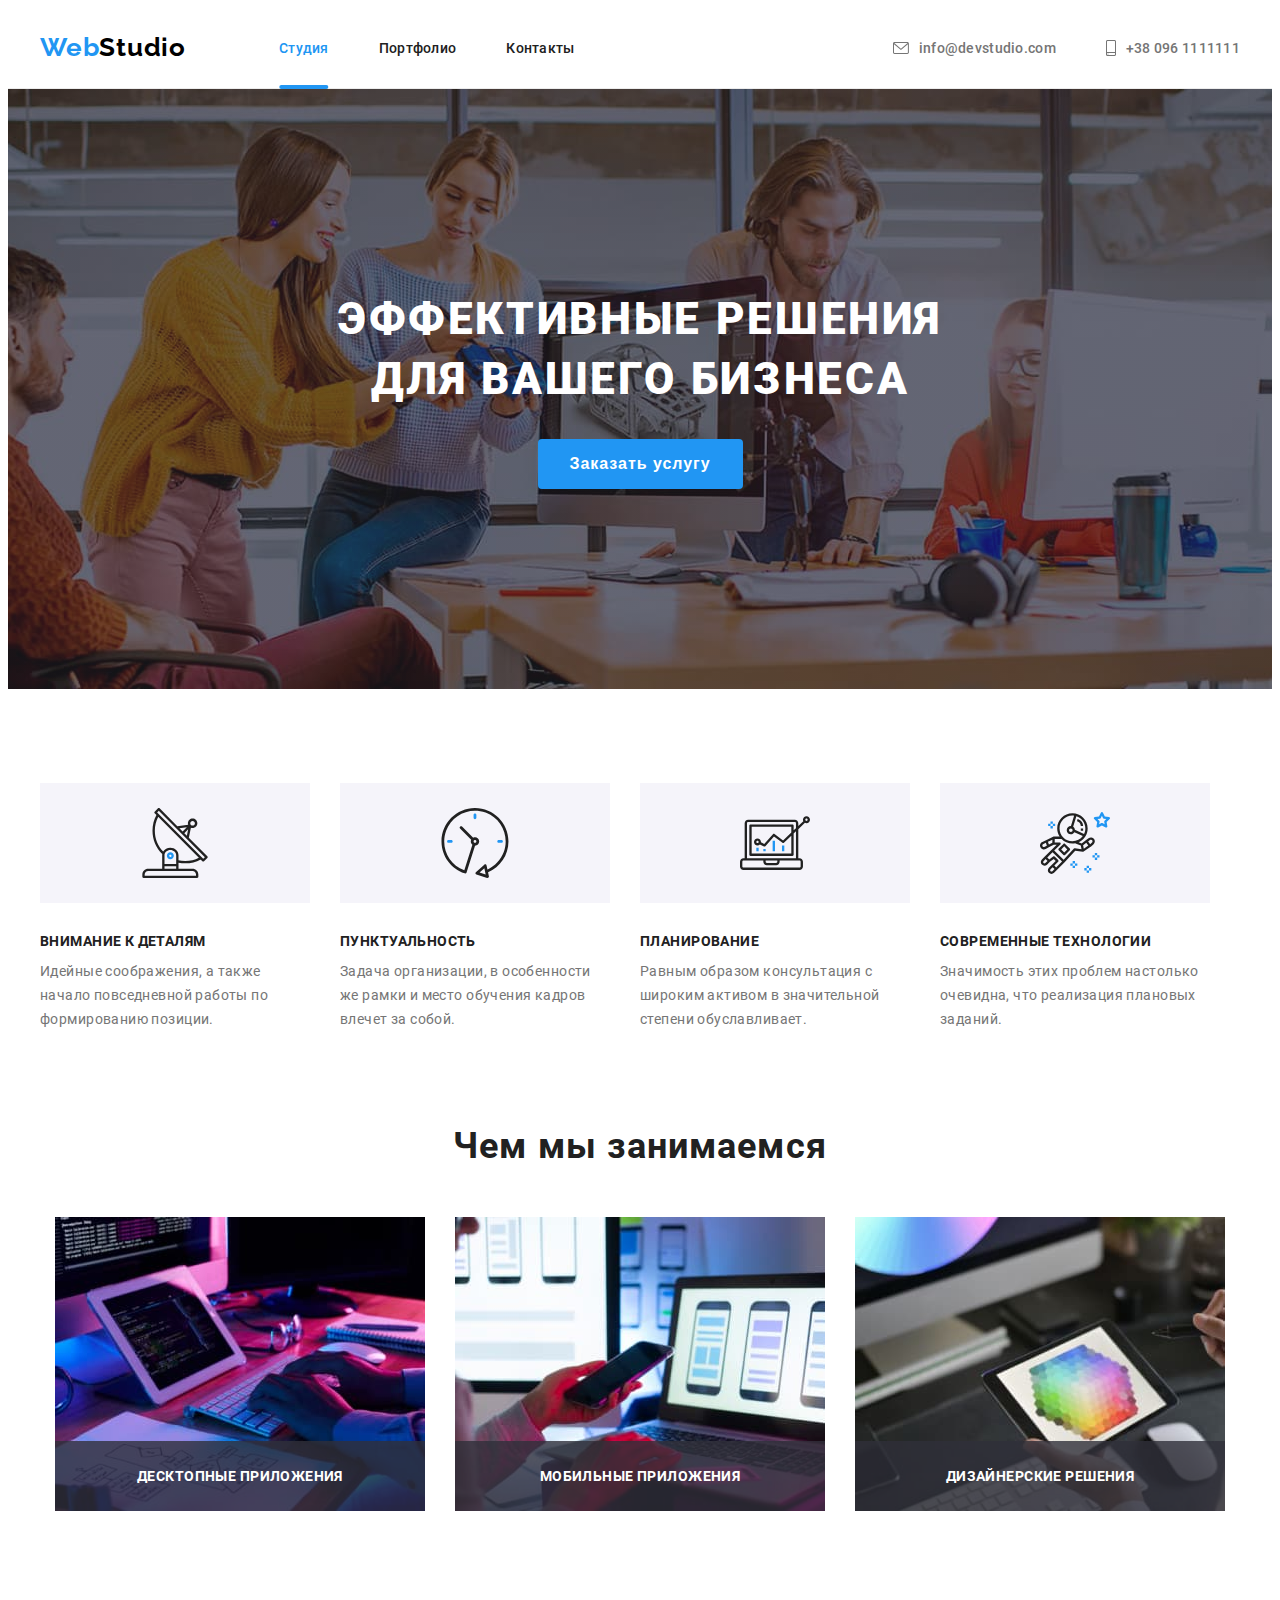
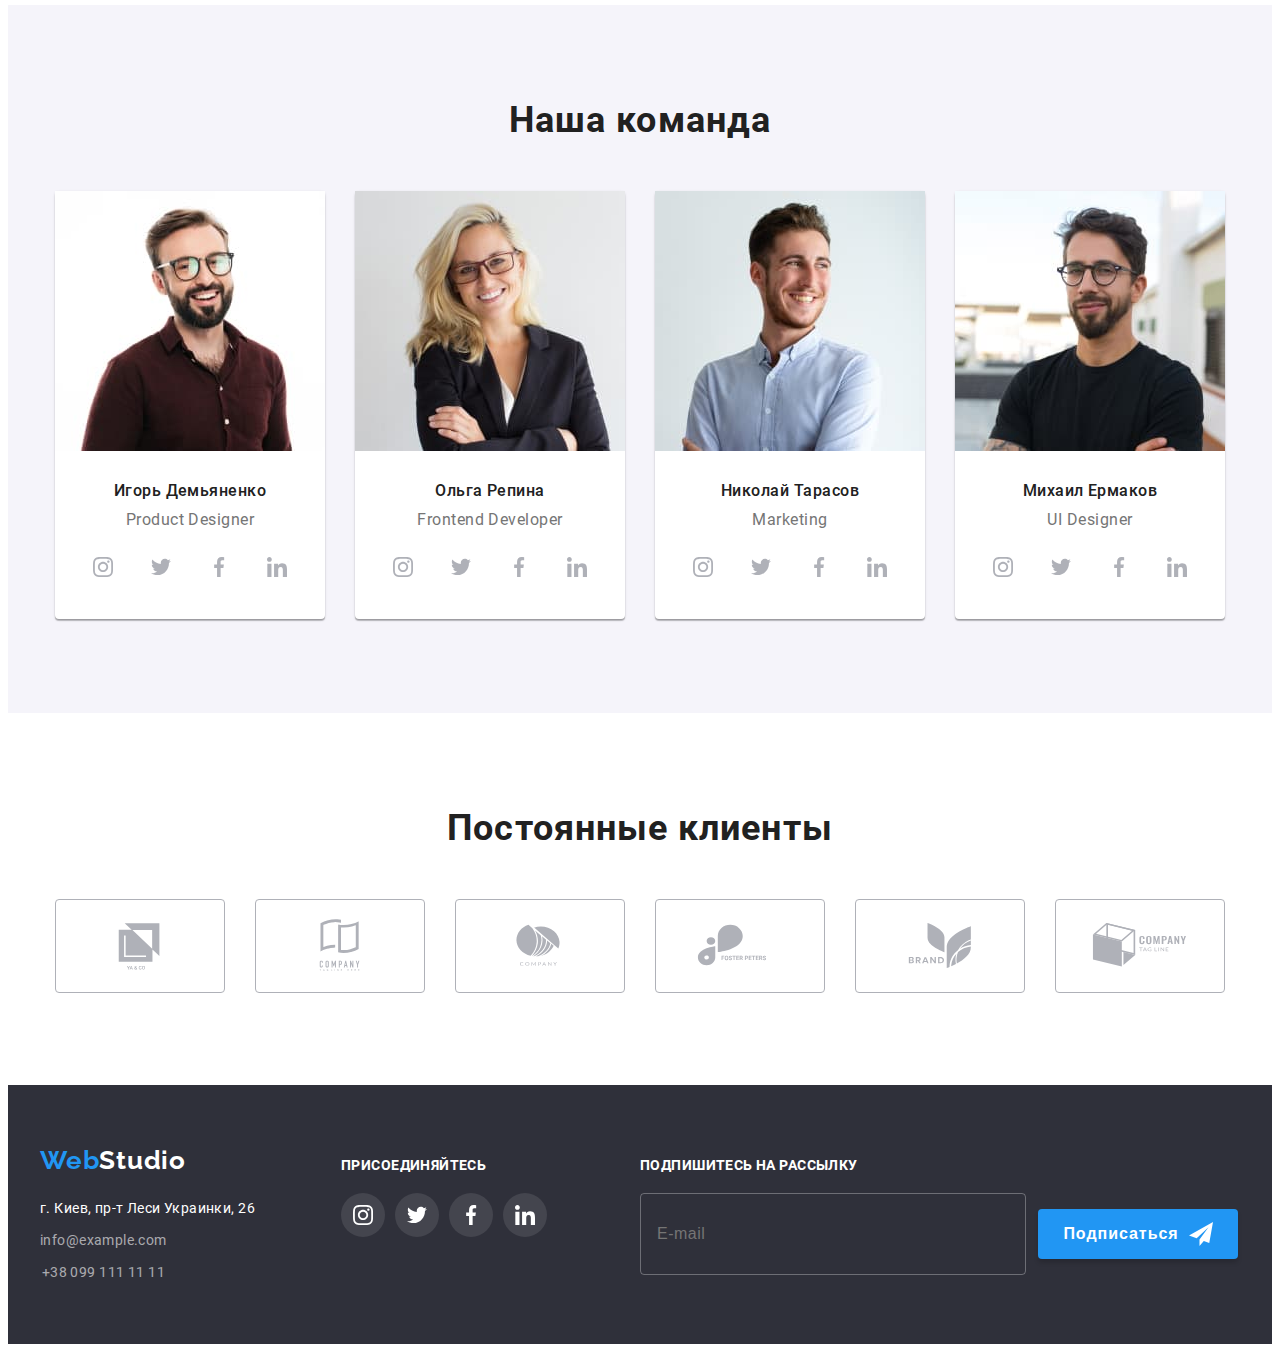
<file: index.html>
<!DOCTYPE html>
<html lang="ru">

<head>
    <meta charset="UTF-8">
    <meta http-equiv="X-UA-Compatible" content="IE=edge">
    <meta name="viewport" content="width=device-width, initial-scale=1.0">
    <title>Студия</title>
    <link rel="preconnect" href="https://fonts.googleapis.com">
    <link rel="preconnect" href="https://fonts.gstatic.com" crossorigin>
    <link rel="stylesheet" href="https://cdnjs.cloudflare.com/ajax/libs/modern-normalize/1.1.0/modern-normalize.min.css"
        integrity="sha512-wpPYUAdjBVSE4KJnH1VR1HeZfpl1ub8YT/NKx4PuQ5NmX2tKuGu6U/JRp5y+Y8XG2tV+wKQpNHVUX03MfMFn9Q=="
        crossorigin="anonymous" referrerpolicy="no-referrer" />
    <link rel="stylesheet" href="./css/main.min.css">
</head>

<body>
    <!--верхняя строка-->
    <header class="header">
        <div class="container">
            <nav class="header__navigation">
                <a href="./index.html" class="header__logo">
                    <p><span class="logo__accent">Web</span>Studio</p>
                </a>
                <ul class="header__list list">
                    <li class="header__list_item">
                        <a href="./index.html" class="header__link link current">Студия</a>
                    </li>
                    <li class="header__list_item"><a href="./portfolio.html" class="header__link link">Портфолио</a>
                    </li>
                    <li class="header__list_item"><a href="" class="header__link link">Контакты</a></li>
                </ul>
            </nav>
            <ul class="header__contacts list">
                <li class="header__contacts_item ">
                    <a href="mailto:info@devstudio.com" class="header__link link">
                        <svg width="16" height="12" class="contacts__icon">
                            <use href="./images/icons.svg#icon-envelope" class="ico"></use>
                        </svg>
                        info@devstudio.com
                    </a>
                </li>
                <li class="header__contacts_item ">
                    <a href="tel:+380961111111" class="header__link link">
                        <svg width="10" height="16" class="contacts__icon">
                            <use href="./images/icons.svg#icon-smartphone" width="10" height="16"></use>
                        </svg>
                        +38 096 1111111</a>
                </li>
            </ul>
            <button type="button" class="open btn js-open-menu" aria-expanded="false" aria-controls="menu-container"
                openMenuBtn>
                <svg class="header__burger-svg">
                    <use class="mobile-menu-btn__open" href="./images/icons.svg#burger"></use>
                </svg></button>
        </div>
    </header>
    <main>
        <!-- мобильное меню -->
        <div class="menu-container js-menu-container" id="menu-container " mobileMenu>
            <button type="button" class="close js-close-menu  btn" openMenuBtn aria-expanded="false"
                aria-controls="menu-container"><svg class=" mobile-menu__close-btn">
                    <use href="./images/icons.svg#icon-close" class="mobile-menu-btn__close">
                    </use>
                </svg></button>
            <nav>
                <ul class="mobile-menu">
                    <li class="mobile-menu__item"><a href="./index.html"
                            class="mobile-menu__link mobile-menu__link_current link ">Студия</a>
                    </li>
                    <li class="mobile-menu__item"><a href="./portfolio.html"
                            class="mobile-menu__link link">Портфолио</a>
                    </li>
                    <li class="mobile-menu__item"><a href="" class="mobile-menu__link link">Контакты</a></li>
                </ul>
            </nav>
            <div class="mobile-menu__content">
                <ul class="mobile-menu__contacts list">
                    <li class="mobile-menu__contacts_item ">
                        <a href="tel:+380961111111" class="mobile-menu__link phone_m link">
                            +38 096 1111111</a>
                    </li>
                    <li class="mobile-menu__contacts_item ">
                        <a href="mailto:info@devstudio.com" class="mobile-menu__link mail_m link">
                            info@devstudio.com
                        </a>
                    </li>
                </ul>
                <div class="wrap">
                    <a href="" class="mobile-menu__soc-link link">Instagram</a>
                    <a href="" class="mobile-menu__soc-link link">Twitter</a>
                    <a href="" class="mobile-menu__soc-link link">Facebook</a>
                    <a href="" class="mobile-menu__soc-link link">LinkedIn</a>
                </div>
            </div>
        </div>
        <!--герой-->
        <section class="hero">
            <div class="container">
                <h1 class="hero__title">Эффективные решения для вашего бизнеса</h1>
                <button class="btn hero__button" data-modal-open type="button">Заказать услугу</button>
            </div>
        </section>
        <!--направления работы-->
        <section class="direction">
            <div class="container direction__container">
                <h2 class="visually-hidden">Наши преимущества</h2>
                <ul class="direction__list list">
                    <li class="direction__item">
                        <div class="direction__img">
                            <svg width="70" height="70" class="icon">
                                <use href="./images/icons.svg#icon-antenna"></use>
                            </svg>
                        </div>
                        <div class="direction__description">
                            <h3 class="direction__description-title">Внимание к деталям</h3>
                            <p class="direction__description-text">Идейные соображения, а также начало повседневной
                                работы по
                                формированию
                                позиции.</p>
                        </div>
                    </li>
                    <li class="direction__item">
                        <div class="direction__img">
                            <svg width="70" height="70" class="icon">
                                <use href="./images/icons.svg#icon-clock"></use>
                            </svg>
                        </div>
                        <div class="direction__description">
                            <h3 class="direction__description-title">Пунктуальность</h3>
                            <p class="direction__description-text">Задача организации, в особенности же рамки и место
                                обучения кадров
                                влечет
                                за собой.</p>
                        </div>
                    </li>
                    <li class="direction__item">
                        <div class="direction__img">
                            <svg width="70" height="70" class="icon">
                                <use href="./images/icons.svg#icon-diagram"></use>
                            </svg>
                        </div>
                        <div class="direction__description">
                            <h3 class="direction__description-title">Планирование</h3>
                            <p class="direction__description-text">Равным образом консультация с широким активом в
                                значительной
                                степени
                                обуславливает.</p>
                        </div>
                    </li>
                    <li class="direction__item">
                        <div class="direction__img">
                            <svg class="icon" width="70" height="70">
                                <use href="./images/icons.svg#icon-astronaut"></use>
                            </svg>
                        </div>
                        <div class="direction__description">
                            <h3 class="direction__description-title">Современные технологии</h3>
                            <p class="direction__description-text">Значимость этих проблем настолько очевидна, что
                                реализация
                                плановых
                                заданий.</p>
                        </div>
                    </li>
                </ul>
            </div>
        </section>
        <!-- Чем мы занимаемся -->
        <section class="occupation">
            <h2 class="occupation__title">Чем мы занимаемся</h2>
            <div class="container">
                <ul class="occupation__list list">
                    <li class="occupation__item">
                        <div class="thumb">
                            <picture>
                                <source srcset="./images/desktop/box1.jpg 1x,
 ./images/desktop/box1@2x.jpg 2x"> <img src="./images/desktop/box1.jpg" alt="разработка">
                            </picture>
                            <p class="occupation__description">Десктопные приложения</p>
                        </div>
                    </li>
                    <li class="occupation__item">
                        <div class="thumb">
                            <picture>
                                <source srcset="./images/desktop/box2.jpg 1x,
                             ./images/desktop/box2@2x.jpg 2x"> <img src="./images/desktop/box2.jpg" alt="дизайн">
                            </picture>
                            <p class="occupation__description">Мобильные приложения</p>
                        </div>
                    </li>
                    <li class="occupation__item">
                        <div class="thumb">
                            <picture>
                                <source srcset="./images/desktop/box3.jpg 1x,
                             ./images/desktop/box3@2x.jpg 2x"> <img src="./images/desktop/box3.jpg" alt="графика">
                            </picture>
                            <p class="occupation__description">Дизайнерские решения</p>
                        </div>
                    </li>
                </ul>
            </div>

        </section>
        <!--команда студии-->
        <section class="team">
            <h2 class="team__title">Наша команда</h2>
            <div class="container">
                <ul class="team__list list">
                    <li class="team__card">
                        <picture>
                            <source srcset="./images/desktop/cmd1.jpg 1x,
                            ./images/desktop/cmd1@2x.jpg 2x" media="(min-width: 1200px)">
                            <source srcset="./images/tab/cmd1.jpg 1x,
./images/tab/cmd1@2x.jpg 2x" media="(min-width: 768px)">
                            <source srcset="./images/mob/cmd1.jpg 1x,
                            ./images/mob/cmd1@2x.jpg 2x,
                            ./images/mob/cmd1@3x.jpg 3x" @media="(max-width: 767px)">
                            <img src="./images/mob/cmd1.jpg" alt="Игорь Демьяненко" class="team__photo">
                        </picture>
                        <h3 class="team__card-header">Игорь Демьяненко</h3>
                        <p class="team__card-occupation">Product Designer</p>
                        <div class="wrap">
                            <a href="" class="team__soc-ico_normal-bgd link"><svg class="social-icon">
                                    <use href="./images/icons.svg#icon-instagram" class="social-icon__pic"></use>
                                </svg></a>
                            <a href="" class="team__soc-ico_normal-bgd link">
                                <svg class="social-icon">
                                    <use href="./images/icons.svg#icon-twitter" class="social-icon__pic"></use>
                                </svg></a>
                            <a href="" class="team__soc-ico_normal-bgd link"><svg class="social-icon">
                                    <use href="./images/icons.svg#icon-facebook" class="social-icon__pic"></use>
                                </svg></a>
                            <a href="" class="team__soc-ico_normal-bgd link"><svg class="social-icon">
                                    <use href="./images/icons.svg#icon-linkedin" class="social-icon__pic"></use>
                                </svg></a>
                        </div>
                    </li>
                    <li class="team__card">
                        <picture>
                            <source srcset="./images/desktop/cmd2.jpg 1x,
                                                        ./images/desktop/cmd2@2x.jpg 2x" media="(min-width: 1200px)">
                            <source srcset="./images/tab/cmd2.jpg 1x,
                            ./images/tab/cmd2@2x.jpg 2x" media="(min-width: 768px)">
                            <source srcset="./images/mob/cmd2.jpg 1x,
                                                        ./images/mob/cmd2@2x.jpg 2x,
                                                        ./images/mob/cmd2@3x.jpg 3x" @media="(max-width: 767px)">
                            <img src="./images/mob/cmd2.jpg" alt="Ольга Репина" class="team__photo">
                        </picture>
                        <h3 class="team__card-header">Ольга Репина</h3>
                        <p class="team__card-occupation">Frontend Developer</p>
                        <div class="wrap">
                            <a href="" class="team__soc-ico_normal-bgd link"><svg class="social-icon">
                                    <use href="./images/icons.svg#icon-instagram" class="social-icon__pic"></use>
                                </svg></a>
                            <a href="" class="team__soc-ico_normal-bgd link">
                                <svg class="social-icon">
                                    <use href="./images/icons.svg#icon-twitter" class="social-icon__pic"></use>
                                </svg></a>
                            <a href="" class="team__soc-ico_normal-bgd link"><svg class="social-icon">
                                    <use href="./images/icons.svg#icon-facebook" class="social-icon__pic"></use>
                                </svg></a>
                            <a href="" class="team__soc-ico_normal-bgd link"><svg class="social-icon">
                                    <use href="./images/icons.svg#icon-linkedin" class="social-icon__pic"></use>
                                </svg></a>
                        </div>
                    </li>
                    <li class="team__card">
                        <picture>
                            <source srcset="./images/desktop/cmd3.jpg 1x,
                                                                                    ./images/desktop/cmd3@2x.jpg 2x"
                                media="(min-width: 1200px)">
                            <source srcset="./images/tab/cmd3.jpg 1x,
                                                        ./images/tab/cmd3@2x.jpg 2x" media="(min-width: 768px)">
                            <source srcset="./images/mob/cmd3.jpg 1x,
                                                                                    ./images/mob/cmd3@2x.jpg 2x,
                                                                                    ./images/mob/cmd3@3x.jpg 3x"
                                @media="(max-width: 767px)">
                            <img src="./images/mob/cmd3.jpg" alt="Николай Тарасов" class="team__photo">
                        </picture>
                        <h3 class="team__card-header">Николай Тарасов</h3>
                        <p class="team__card-occupation">Marketing</p>
                        <div class="wrap">
                            <a href="" class="team__soc-ico_normal-bgd link"><svg class="social-icon">
                                    <use href="./images/icons.svg#icon-instagram" class="social-icon__pic"></use>
                                </svg></a>
                            <a href="" class="team__soc-ico_normal-bgd link">
                                <svg class="social-icon">
                                    <use href="./images/icons.svg#icon-twitter" class="social-icon__pic"></use>
                                </svg></a>
                            <a href="" class="team__soc-ico_normal-bgd link"><svg class="social-icon">
                                    <use href="./images/icons.svg#icon-facebook" class="social-icon__pic"></use>
                                </svg></a>
                            <a href="" class="team__soc-ico_normal-bgd link"><svg class="social-icon">
                                    <use href="./images/icons.svg#icon-linkedin" class="social-icon__pic"></use>
                                </svg></a>
                        </div>
                    </li>
                    <li class="team__card">
                        <picture>
                            <source srcset="./images/desktop/cmd4.jpg 1x,
                                                                                    ./images/desktop/cmd4@2x.jpg 2x"
                                media="(min-width: 1200px)">
                            <source srcset="./images/tab/cmd4.jpg 1x,
                                                        ./images/tab/cmd4@2x.jpg 2x" media="(min-width: 768px)">
                            <source srcset="./images/mob/cmd4.jpg 1x,
                                                                                    ./images/mob/cmd4@2x.jpg 2x,
                                                                                    ./images/mob/cmd4@3x.jpg 3x"
                                @media="(max-width: 767px)">
                            <img src="./images/mob/cmd4.jpg" alt="Михаил Ермаков" class="team__photo">
                        </picture>
                        <h3 class="team__card-header">Михаил Ермаков</h3>
                        <p class="team__card-occupation">UI Designer</p>
                        <div class="wrap">
                            <a href="" class="team__soc-ico_normal-bgd link"><svg class="social-icon">
                                    <use href="./images/icons.svg#icon-instagram" class="social-icon__pic"></use>
                                </svg></a>
                            <a href="" class="team__soc-ico_normal-bgd link">
                                <svg class="social-icon">
                                    <use href="./images/icons.svg#icon-twitter" class="social-icon__pic"></use>
                                </svg></a>
                            <a href="" class="team__soc-ico_normal-bgd link"><svg class="social-icon">
                                    <use href="./images/icons.svg#icon-facebook" class="social-icon__pic"></use>
                                </svg></a>
                            <a href="" class="team__soc-ico_normal-bgd link"><svg class="social-icon">
                                    <use href="./images/icons.svg#icon-linkedin" class="social-icon__pic"></use>
                                </svg></a>
                        </div>
                    </li>
                </ul>
            </div>
        </section>
        <!-- клиенты -->
        <section class="customers">
            <h2 class="customers__title">
                Постоянные клиенты
            </h2>
            <div class="container">
                <ul class="customers__list">
                    <li class="customers__item">
                        <a href="" class="customers__link link">
                            <svg class="icon">
                                <use href="./images/icons.svg#icon-logo-1"></use>
                            </svg>
                        </a>
                    </li>
                    <li class="customers__item">
                        <a href="" class="customers__link link">
                            <svg class="icon">
                                <use href="./images/icons.svg#icon-logo-2"></use>
                            </svg>
                        </a>
                    </li>
                    <li class="customers__item">
                        <a href="" class="customers__link link">
                            <svg class="icon">
                                <use href="./images/icons.svg#icon-logo-3"></use>
                            </svg>
                        </a>
                    </li>
                    <li class="customers__item">
                        <a href="" class="customers__link link">
                            <svg class="icon">
                                <use href="./images/icons.svg#icon-logo-4"></use>
                            </svg>
                        </a>
                    </li>
                    <li class="customers__item">
                        <a href="" class="customers__link link">
                            <svg class="icon">
                                <use href="./images/icons.svg#icon-logo-5"></use>
                            </svg>
                        </a>
                    </li>
                    <li class="customers__item">
                        <a href="" class="customers__link link">
                            <svg class="icon">
                                <use href="./images/icons.svg#icon-logo-6"></use>
                            </svg>
                        </a>
                    </li>
                </ul>
            </div>
        </section>
    </main>
    <!--подвал-->
    <footer class="footer">
        <div class="container footer__container">
            <div class="footer__main-block">
                <a href="./index.html" class="footer__logo">
                    <p class="logo-text"><span class="logo__accent">Web</span>Studio</p>
                </a>
                <address class="footer__street">
                    г. Киев, пр-т Леси Украинки, 26
                </address>
                <address>
                    <ul class="footer__list list">
                        <li class="footer__list-item"><a href="mailto:info@example.com"
                                class="footer__link link">info@example.com</a></li>
                        <li class="footer__list-item"><a href="tel:+380991111111" class="footer__link link">+38 099 111
                                11 11</a></li>
                    </ul>
                </address>
            </div>
            <div class="footer__social-block">
                <strong class="footer__icons-list-appeal">присоединяйтесь</strong>
                <div class="footer__soc-ico-container">
                    <a href="" class="footer__social-icon-bgd link"><svg class="footer__soc-ico">
                            <use href="./images/icons.svg#icon-instagram" class="footer__soc-ico-pic"></use>
                        </svg></a>
                    <a href="" class="footer__social-icon-bgd link">
                        <svg class="footer__soc-ico">
                            <use href="./images/icons.svg#icon-twitter" class="footer__soc-ico-pic"></use>
                        </svg></a>
                    <a href="" class="footer__social-icon-bgd link"><svg class="footer__soc-ico">
                            <use href="./images/icons.svg#icon-facebook" class="footer__soc-ico-pic"></use>
                        </svg></a>
                    <a href="" class="footer__social-icon-bgd link"><svg class="footer__soc-ico">
                            <use href="./images/icons.svg#icon-linkedin" class="footer__soc-ico-pic"></use>
                        </svg></a>
                </div>
            </div>
            <div class="footer__subscribe">
                <strong class="footer__subscribe-appeal">Подпишитесь на рассылку</strong>
                <div class="footer__subscribe-input">
                    <form class="footer__subscribe-form">
                        <input type="email" name="email" placeholder="E-mail" class="input-window" />
                    </form>
                    <button type="submit" class="submit-button btn">
                        Подписаться
                        <svg class="footer__submit-icon">
                            <use href="./images/icons.svg#send" class="footer__submit-pic" width="24" height="24">
                            </use>
                        </svg>
                    </button>
                </div>
            </div>
        </div>
    </footer>
    <!-- модальное окно -->
    <div class="backdrop is-hidden" data-modal>
        <div class="modal">
            <button type="button" class="close-btn" data-modal-close>
                <svg width="18px" height="18px" class="close-svg">
                    <use href="./images/icons.svg#icon-close" class="close-ico"></use>
                </svg>
            </button>
            <strong class="modal__header">
                Оставьте свои данные, мы вам перезвоним
            </strong>
            <form class="modal__form">
                <label class="name">Имя
                    <input type="text" name="name" class="input-window name" />
                    <svg class="modal-icon">
                        <use href="./images/icons.svg#name" class="modal-pic">
                        </use>
                    </svg>
                </label>
                <label class="phone">Телефон
                    <input type="tel" name="phone" class="input-window phone" />
                    <svg class="modal-icon">
                        <use href="./images/icons.svg#phone" class="modal-pic">
                        </use>
                    </svg>
                </label>
                <label class="mail">Почта
                    <input type="email" name="email" class="input-window mail" />
                    <svg class="modal-icon">
                        <use href="./images/icons.svg#mail" class="modal-pic">
                        </use>
                    </svg>
                </label>
                <label class="comment">Комментарий
                    <textarea name="comment" placeholder="Введите текст" class="input-window textarea"></textarea>
                </label>
                <label class="agreement">
                    <input type="checkbox" name="agreement" value="agreement"
                        class="modal__agreement-text visually-hidden" />
                    <span class="craft-checkbox"><svg class="modal__check-icon" width="16" height="15">
                            <use href="./images/icons.svg#check" class="modal__check-pic">
                            </use>
                        </svg></span>Соглашаюсь с рассылкой и принимаю
                    <a href="" class="modal__agreement-link">Условия договора</a>
                </label>
                <button type="submit" class="modal__submit-button">Отправить</button>
            </form>
        </div>
    </div>
    <script src="./js/mobile-menu.js"></script>
    <script src="./js/modal.js"></script>
</body>

</html>
</file>
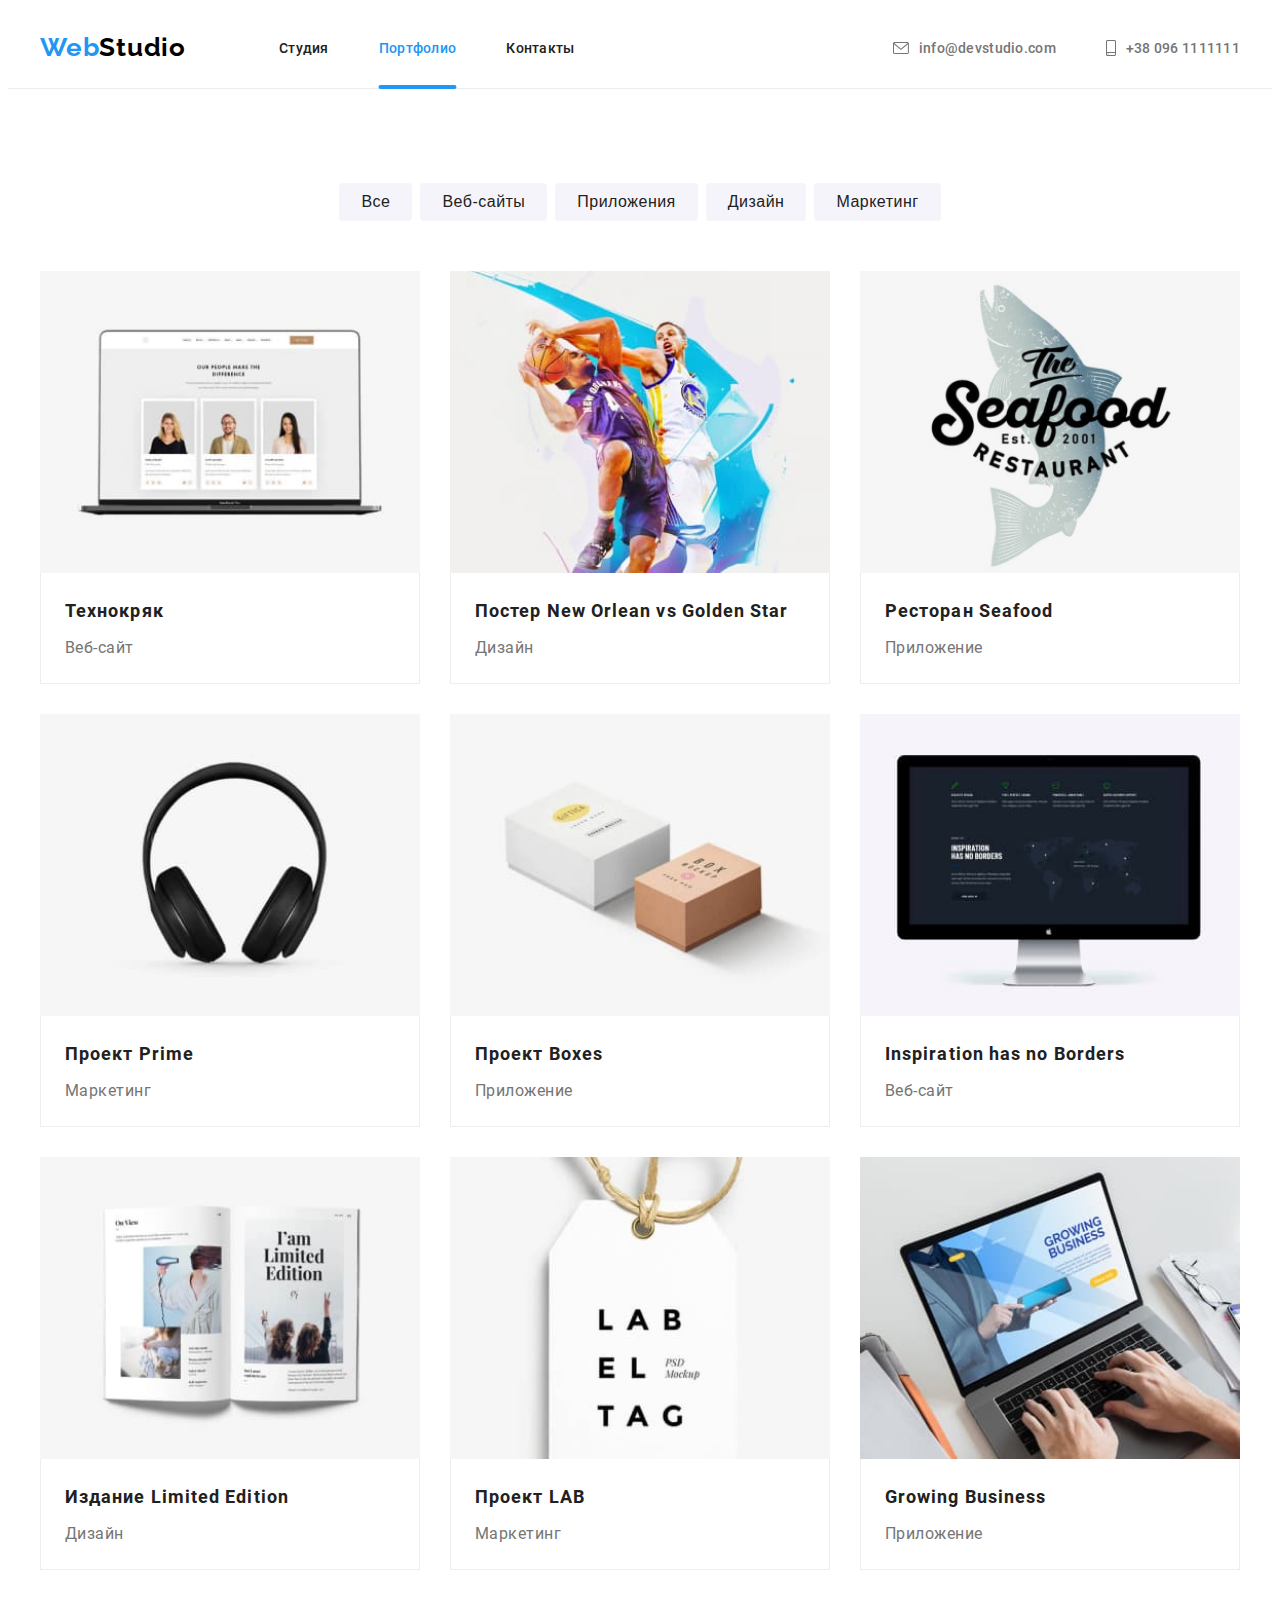
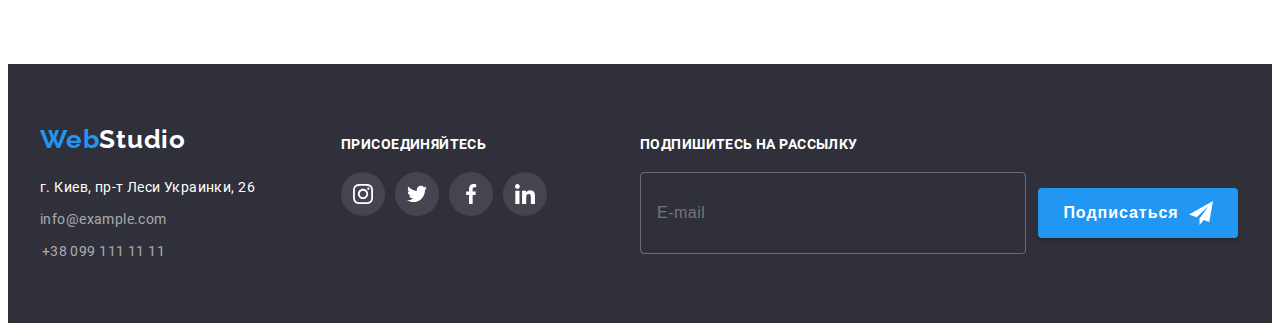
<file: portfolio.html>
<!DOCTYPE html>
<html lang="ru">

<head>
    <meta charset="UTF-8">
    <meta http-equiv="X-UA-Compatible" content="IE=edge">
    <meta name="viewport" content="width=device-width, initial-scale=1.0">
    <title>Портфолио</title>
    <link rel="preconnect" href="https://fonts.googleapis.com">
    <link rel="preconnect" href="https://fonts.gstatic.com" crossorigin>
    <link rel="stylesheet" href="https://cdnjs.cloudflare.com/ajax/libs/modern-normalize/1.1.0/modern-normalize.min.css"
        integrity="sha512-wpPYUAdjBVSE4KJnH1VR1HeZfpl1ub8YT/NKx4PuQ5NmX2tKuGu6U/JRp5y+Y8XG2tV+wKQpNHVUX03MfMFn9Q=="
        crossorigin="anonymous" referrerpolicy="no-referrer" />
    <link rel="stylesheet" href="./css/main.min.css">
</head>

<body>
    <!--верхняя строка-->
    <header class="header">
        <div class="container">
            <nav class="header__navigation">
                <a href="./index.html" class="header__logo">
                    <p><span class="logo__accent">Web</span>Studio</p>
                </a>
                <ul class="header__list list">
                    <li class="header__list_item">
                        <a href="./index.html" class="header__link link">Студия</a>
                    </li>
                    <li class="header__list_item"><a href="./portfolio.html"
                            class="header__link link current">Портфолио</a>
                    </li>
                    <li class="header__list_item"><a href="" class="header__link link">Контакты</a></li>
                </ul>
            </nav>
            <ul class="header__contacts list">
                <li class="header__contacts_item ">
                    <a href="mailto:info@devstudio.com" class="header__link link">
                        <svg width="16" height="12" class="contacts__icon">
                            <use href="./images/icons.svg#icon-envelope" class="ico"></use>
                        </svg>
                        info@devstudio.com
                    </a>
                </li>
                <li class="header__contacts_item ">
                    <a href="tel:+380961111111" class="header__link link">
                        <svg width="10" height="16" class="contacts__icon">
                            <use href="./images/icons.svg#icon-smartphone" width="10" height="16"></use>
                        </svg>
                        +38 096 1111111</a>
                </li>
            </ul>
            <div class="header__burger-menu">
                <button type="button" class="open btn js-open-menu" aria-expanded="false" aria-controls="menu-container"
                    openMenuBtn>
                    <svg class="header__burger-svg">
                        <use class="mobile-menu-btn__open" href="./images/icons.svg#burger"></use>
                    </svg></button>
            </div>
        </div>
    </header>
    <main>
        <!-- мобильное меню -->
        <div class="menu-container js-menu-container" id="menu-container " mobileMenu>
            <button type="button" class="close js-close-menu  btn" openMenuBtn aria-expanded="false"
                aria-controls="menu-container"><svg class=" mobile-menu__close-btn">
                    <use href="./images/icons.svg#icon-close" class="mobile-menu-btn__close">
                    </use>
                </svg></button>
            <nav>
                <ul class="mobile-menu">
                    <li class="mobile-menu__item"><a href="./index.html" class="mobile-menu__link link ">Студия</a>
                    </li>
                    <li class="mobile-menu__item"><a href="./portfolio.html"
                            class="mobile-menu__link mobile-menu__link_current link">Портфолио</a>
                    </li>
                    <li class="mobile-menu__item"><a href="" class="mobile-menu__link link">Контакты</a></li>
                </ul>
            </nav>
            <div class="mobile-menu__content">
                <ul class="mobile-menu__contacts list">
                    <li class="mobile-menu__contacts_item ">
                        <a href="tel:+380961111111" class="mobile-menu__link phone_m link">
                            +38 096 1111111</a>
                    </li>
                    <li class="mobile-menu__contacts_item ">
                        <a href="mailto:info@devstudio.com" class="mobile-menu__link mail_m link">
                            info@devstudio.com
                        </a>
                    </li>
                </ul>
                <div class="wrap">
                    <a href="" class="mobile-menu__soc-link link">Instagram</a>
                    <a href="" class="mobile-menu__soc-link link">Twitter</a>
                    <a href="" class="mobile-menu__soc-link link">Facebook</a>
                    <a href="" class="mobile-menu__soc-link link">LinkedIn</a>
                </div>
            </div>
        </div>
        <!-- Портфолио -->
        <section class="portfolio">
            <div class="container">
                <h2 class=" visually-hidden">Примеры работ</h2>
                <!-- фильтр -->
                <ul class="list portfolio__filter">
                    <li class="portfolio__filter-item">
                        <button type="button" class="portfolio__button btn">Все</button>
                    </li>
                    <li class="portfolio__filter-item">
                        <button type="button" class="portfolio__button btn">Веб-сайты</button>
                    </li>
                    <li class="portfolio__filter-item">
                        <button type="button" class="portfolio__button btn">Приложения</button>
                    </li>
                    <li class="portfolio__filter-item">
                        <button type="button" class="portfolio__button btn">Дизайн</button>
                    </li>
                    <li class="portfolio__filter-item">
                        <button type="button" class="portfolio__button btn">Маркетинг</button>
                    </li>
                </ul>

            </div>

            <!-- наши работы -->
            <div class="container">
                <ul class="work list">
                    <li class="work__list-item">
                        <a href="" class="link work__link">
                            <div class="thumb">
                                <picture>
                                    <source srcset="./images/desktop/works-img1.jpg 1x,
                                                ./images/desktop/works-img1@2x.jpg 2x" media="(min-width: 1200px)">
                                    <source srcset="./images/tab/works-img1.jpg 1x,
                                                ./images/tab/works-img1@2x.jpg 2x" media="(min-width: 768px)">
                                    <source srcset="./images/mob/works-img1.jpg 1x,
                                                 ./images/mob/works-img1@2x.jpg 2x,
                                                 ./images/mob/works-img1@3x.jpg 3x" media="(max-width: 767px)"> <img
                                        src="./images/mob/works-img1.jpg" alt="Сайт Технокряк" class="work__img">
                                </picture>
                                <p class="work__card-description">Технокряк это современная площадка распространения
                                    коронавируса. Компании используют эту платформу для цифрового
                                    шпионажа и атак на защищённые сервера конкурентов.</p>
                            </div>
                            <div class="work__name-description">
                                <h3 class="work__card-header">Технокряк</h3>
                                <p class="work__card-text">Веб-сайт</p>
                            </div>
                        </a>
                    </li>
                    <li class="work__list-item">
                        <a href="" class="link work__link">
                            <div class="thumb">
                                <picture>
                                    <source srcset="./images/desktop/works-img2.jpg 1x,
                                                ./images/desktop/works-img2@2x.jpg 2x" media="(min-width: 1200px)">
                                    <source srcset="./images/tab/works-img2.jpg 1x,
                                                ./images/tab/works-img2@2x.jpg 2x" media="(min-width: 768px)">
                                    <source srcset="./images/mob/works-img2.jpg 1x,
                                                ./images/mob/works-img2@2x.jpg 2x,
                                                ./images/mob/works-img2@3x.jpg 3x" media="(max-width: 767px)"> <img
                                        src="./images/mob/works-img2.jpg" alt="Дизайн постера" class="work__img">
                                    <p class="work__card-description">Технокряк это современная площадка распространения
                                        коронавируса. Компании используют эту платформу для цифрового
                                        шпионажа и атак на защищённые сервера конкурентов.</p>
                            </div>
                            <div class="work__name-description">
                                <h3 class="work__card-header">Постер <span lang="en">New Orlean vs Golden Star</span>
                                </h3>
                                <p class="work__card-text">Дизайн</p>
                            </div>
                        </a>
                    </li>
                    <li class="work__list-item">
                        <a href="" class="link work__link">
                            <div class="thumb">
                                <picture>
                                    <source srcset="./images/desktop/works-img3.jpg 1x,
                                                ./images/desktop/works-img3@2x.jpg 2x" media="(min-width: 1200px)">
                                    <source srcset="./images/tab/works-img3.jpg 1x,
                                                ./images/tab/works-img3@2x.jpg 2x" media="(min-width: 768px)">
                                    <source srcset="./images/mob/works-img3.jpg 1x,
                                                ./images/mob/works-img3@2x.jpg 2x,
                                                ./images/mob/works-img3@3x.jpg 3x" media="(max-width: 767px)"> <img
                                        src="./images/mob/works-img3.jpg" alt="Приложение ресторана" class="work__img">
                                    <p class="work__card-description">Технокряк это современная площадка распространения
                                        коронавируса. Компании используют эту платформу для цифрового
                                        шпионажа и атак на защищённые сервера конкурентов.</p>
                            </div>
                            <div class="work__name-description">
                                <h3 class="work__card-header">Ресторан <span lang="en">Seafood</span></h3>
                                <p class="work__card-text">Приложение</p>
                            </div>
                        </a>
                    </li>
                    <li class="work__list-item">
                        <a href="" class="link work__link">
                            <div class="thumb">
                                <picture>
                                    <source srcset="./images/desktop/works-img4.jpg 1x,
                                                ./images/desktop/works-img4@2x.jpg 2x" media="(min-width: 1200px)">
                                    <source srcset="./images/tab/works-img4.jpg 1x,
                                                ./images/tab/works-img4@2x.jpg 2x" media="(min-width: 768px)">
                                    <source srcset="./images/mob/works-img4.jpg 1x,
                                                ./images/mob/works-img4@2x.jpg 2x,
                                                ./images/mob/works-img4@3x.jpg 3x" media="(max-width: 767px)"> <img
                                        src="./images/mob/works-img4.jpg" alt="Маркетинговый проект" class="work__img">
                                    <p class="work__card-description">Технокряк это современная площадка распространения
                                        коронавируса. Компании используют эту платформу для цифрового
                                        шпионажа и атак на защищённые сервера конкурентов.</p>
                            </div>
                            <div class="work__name-description">
                                <h3 class="work__card-header">Проект <span lang="en">Prime</span></h3>
                                <p class="work__card-text">Маркетинг</p>
                            </div>
                        </a>
                    </li>
                    <li class="work__list-item">
                        <a href="" class="link work__link">
                            <div class="thumb">
                                <picture>
                                    <source srcset="./images/desktop/works-img5.jpg 1x,
                                                    ./images/desktop/works-img5@2x.jpg 2x" media="(min-width: 1200px)">
                                    <source srcset="./images/tab/works-img5.jpg 1x,
                                                    ./images/tab/works-img5@2x.jpg 2x" media="(min-width: 768px)">
                                    <source srcset="./images/mob/works-img5.jpg 1x,
                                                    ./images/mob/works-img5@2x.jpg 2x,
                                                    ./images/mob/works-img5@3x.jpg 3x" media="(max-width: 767px)"> <img
                                        src="./images/mob/works-img5.jpg" alt="Приложение" class="work__img">
                                    <p class="work__card-description">Технокряк это современная площадка распространения
                                        коронавируса. Компании используют эту платформу для цифрового
                                        шпионажа и атак на защищённые сервера конкурентов.</p>
                            </div>
                            <div class="work__name-description">
                                <h3 class="work__card-header">Проект <span lang="en">Boxes</span></h3>
                                <p class="work__card-text">Приложение</p>
                            </div>
                        </a>
                    </li>
                    <li class="work__list-item">
                        <a href="" class="link work__link">
                            <div class="thumb">
                                <picture>
                                    <source srcset="./images/desktop/works-img6.jpg 1x,
                                                ./images/desktop/works-img6@2x.jpg 2x" media="(min-width: 1200px)">
                                    <source srcset="./images/tab/works-img6.jpg 1x,
                                        ./images/tab/works-img6@2x.jpg 2x" media="(min-width: 768px)">
                                    <source srcset="./images/mob/works-img6.jpg 1x,
                                                ./images/mob/works-img6@2x.jpg 2x,
                                                ./images/mob/works-img6@3x.jpg 3x" media="(max-width: 767px)"><img
                                        src="./images/mob/works-img6.jpg" alt="Веб-сайт" class="work__img">
                                    <p class="work__card-description">Технокряк это современная площадка распространения
                                        коронавируса. Компании используют эту платформу для цифрового
                                        шпионажа и атак на защищённые сервера конкурентов.</p>
                            </div>
                            <div class="work__name-description">
                                <h3 class="work__card-header"><span lang="en">Inspiration has no Borders</span></h3>
                                <p class="work__card-text">Веб-сайт</p>
                            </div>
                        </a>
                    </li>
                    <li class="work__list-item">
                        <a href="" class="link work__link">
                            <div class="thumb">
                                <picture>
                                    <source srcset="./images/desktop/works-img7.jpg 1x,
                                                    ./images/desktop/works-img7@2x.jpg 2x" media="(min-width: 1200px)">
                                    <source srcset="./images/tab/works-img7.jpg 1x,
                                                    ./images/tab/works-img7@2x.jpg 2x" media="(min-width: 768px)">
                                    <source srcset="./images/mob/works-img7.jpg 1x,
                                                    ./images/mob/works-img7@2x.jpg 2x,
                                                    ./images/mob/works-img7@3x.jpg 3x" media="(max-width: 767px)">
                                    <img src="./images/mob/works-img7.jpg" alt="Дизайн журнала" class="work__img">
                                    <p class="work__card-description">Технокряк это современная площадка распространения
                                        коронавируса. Компании используют эту платформу для цифрового
                                        шпионажа и атак на защищённые сервера конкурентов.</p>
                            </div>
                            <div class="work__name-description">
                                <h3 class="work__card-header">Издание <span lang="en">Limited Edition</span></h3>
                                <p class="work__card-text">Дизайн</p>
                            </div>
                        </a>
                    </li>
                    <li class="work__list-item">
                        <a href="" class="link work__link">
                            <div class="thumb">
                                <picture>
                                    <source srcset="./images/desktop/works-img8.jpg 1x,
                                                ./images/desktop/works-img8@2x.jpg 2x" media="(min-width: 1200px)">
                                    <source srcset="./images/tab/works-img8.jpg 1x,
                                                ./images/tab/works-img8@2x.jpg 2x" media="(min-width: 768px)">
                                    <source srcset="./images/mob/works-img8.jpg 1x,
                                                ./images/mob/works-img8@2x.jpg 2x,
                                                ./images/mob/works-img8@3x.jpg 3x" media="(max-width: 767px)"> <img
                                        src="./images/mob/works-img8.jpg" alt="Маркетинговый проект" class="work__img">
                                    <p class="work__card-description">Технокряк это современная площадка распространения
                                        коронавируса. Компании используют эту платформу для цифрового
                                        шпионажа и атак на защищённые сервера конкурентов.</p>
                            </div>
                            <div class="work__name-description">
                                <h3 class="work__card-header">Проект <span lang="en">LAB</span></h3>
                                <p class="work__card-text">Маркетинг</p>
                            </div>
                        </a>
                    </li>
                    <li class="work__list-item">
                        <a href="" class="link work__link">
                            <div class="thumb">
                                <picture>
                                    <source srcset="./images/desktop/works-img9.jpg 1x,
                                                    ./images/desktop/works-img9@2x.jpg 2x" media="(min-width: 1200px)">
                                    <source srcset="./images/tab/works-img9.jpg 1x,
                                                    ./images/tab/works-img9@2x.jpg 2x" media="(min-width: 768px)">
                                    <source srcset="./images/mob/works-img9.jpg 1x,
                                                    ./images/mob/works-img9@2x.jpg 2x,
                                                    ./images/mob/works-img9@3x.jpg 3x" media="(max-width: 767px)"> <img
                                        src="./images/mob/works-img9.jpg" alt="Приложение" class="work__img">
                                    <p class="work__card-description">Технокряк это современная площадка распространения
                                        коронавируса. Компании используют эту платформу для цифрового
                                        шпионажа и атак на защищённые сервера конкурентов.</p>
                            </div>
                            <div class="work__name-description">
                                <h3 class="work__card-header"><span lang="en">Growing Business</span></h3>
                                <p class="work__card-text">Приложение</p>
                            </div>
                        </a>
                    </li>
                </ul>
            </div>
        </section>
    </main>
    <!--подвал-->
    <footer class="footer">
        <div class="container footer__container">
            <div class="footer__main-block">
                <a href="./index.html" class="footer__logo">
                    <p class="logo-text"><span class="logo__accent">Web</span>Studio</p>
                </a>
                <address class="footer__street">
                    г. Киев, пр-т Леси Украинки, 26
                </address>
                <address>
                    <ul class="footer__list list">
                        <li class="footer__list-item"><a href="mailto:info@example.com"
                                class="footer__link link">info@example.com</a></li>
                        <li class="footer__list-item"><a href="tel:+380991111111" class="footer__link link">+38 099 111
                                11 11</a></li>
                    </ul>
                </address>
            </div>
            <div class="footer__social-block">
                <strong class="footer__icons-list-appeal">присоединяйтесь</strong>
                <div class="footer__soc-ico-container">
                    <a href="" class="footer__social-icon-bgd link"><svg class="footer__soc-ico">
                            <use href="./images/icons.svg#icon-instagram" class="footer__soc-ico-pic"></use>
                        </svg></a>
                    <a href="" class="footer__social-icon-bgd link">
                        <svg class="footer__soc-ico">
                            <use href="./images/icons.svg#icon-twitter" class="footer__soc-ico-pic"></use>
                        </svg></a>
                    <a href="" class="footer__social-icon-bgd link"><svg class="footer__soc-ico">
                            <use href="./images/icons.svg#icon-facebook" class="footer__soc-ico-pic"></use>
                        </svg></a>
                    <a href="" class="footer__social-icon-bgd link"><svg class="footer__soc-ico">
                            <use href="./images/icons.svg#icon-linkedin" class="footer__soc-ico-pic"></use>
                        </svg></a>
                </div>
            </div>
            <div class="footer__subscribe">
                <strong class="footer__subscribe-appeal">Подпишитесь на рассылку</strong>
                <div class="footer__subscribe-input">
                    <form class="footer__subscribe-form">
                        <input type="email" name="email" placeholder="E-mail" class="input-window" />
                    </form>
                    <button type="submit" class="submit-button btn">
                        Подписаться
                        <svg class="footer__submit-icon">
                            <use href="./images/icons.svg#send" class="footer__submit-pic" width="24" height="24">
                            </use>
                        </svg>
                    </button>
                </div>
            </div>
        </div>
    </footer>
    <script src="./js/mobile-menu.js"></script>
</body>

</html>
</file>
<file: css/main.min.css>
h1,h2,h3,h4,h5,h6,p,ul{margin:0;padding:0}.list{list-style:none}img{display:block;max-width:100%;height:auto}body{font-family:roboto, sans-serif;color:var(--primary-title-color);outline:none}img{display:block;max-width:100%;height:auto}@font-face{font-family:'Raleway';font-style:normal;font-weight:700;src:url("../fonts/raleway-v22-latin-700.eot");src:local(""),url("../fonts/raleway-v22-latin-700.eot?#iefix") format("embedded-opentype"),url("../fonts/raleway-v22-latin-700.woff2") format("woff2"),url("../fonts/raleway-v22-latin-700.woff") format("woff"),url("../fonts/raleway-v22-latin-700.ttf") format("truetype"),url("../fonts/raleway-v22-latin-700.svg#Raleway") format("svg")}@font-face{font-family:'Roboto';font-style:normal;font-weight:400;src:url("../fonts/roboto-v29-latin_cyrillic-ext-regular.eot");src:local(""),url("../fonts/roboto-v29-latin_cyrillic-ext-regular.eot?#iefix") format("embedded-opentype"),url("../fonts/roboto-v29-latin_cyrillic-ext-regular.woff2") format("woff2"),url("../fonts/roboto-v29-latin_cyrillic-ext-regular.woff") format("woff"),url("../fonts/roboto-v29-latin_cyrillic-ext-regular.ttf") format("truetype"),url("../fonts/roboto-v29-latin_cyrillic-ext-regular.svg#Roboto") format("svg")}@font-face{font-family:'Roboto';font-style:normal;font-weight:700;src:url("../fonts/roboto-v29-latin_cyrillic-ext-700.eot");src:local(""),url("../fonts/roboto-v29-latin_cyrillic-ext-700.eot?#iefix") format("embedded-opentype"),url("../fonts/roboto-v29-latin_cyrillic-ext-700.woff2") format("woff2"),url("../fonts/roboto-v29-latin_cyrillic-ext-700.woff") format("woff"),url("../fonts/roboto-v29-latin_cyrillic-ext-700.ttf") format("truetype"),url("../fonts/roboto-v29-latin_cyrillic-ext-700.svg#Roboto") format("svg")}@font-face{font-family:'Roboto';font-style:normal;font-weight:500;src:url("../fonts/roboto-v29-latin_cyrillic-ext-500.eot");src:local(""),url("../fonts/roboto-v29-latin_cyrillic-ext-500.eot?#iefix") format("embedded-opentype"),url("../fonts/roboto-v29-latin_cyrillic-ext-500.woff2") format("woff2"),url("../fonts/roboto-v29-latin_cyrillic-ext-500.woff") format("woff"),url("../fonts/roboto-v29-latin_cyrillic-ext-500.ttf") format("truetype"),url("../fonts/roboto-v29-latin_cyrillic-ext-500.svg#Roboto") format("svg")}@font-face{font-family:'Roboto';font-style:normal;font-weight:900;src:url("../fonts/roboto-v29-latin_cyrillic-ext-900.eot");src:local(""),url("../fonts/roboto-v29-latin_cyrillic-ext-900.eot?#iefix") format("embedded-opentype"),url("../fonts/roboto-v29-latin_cyrillic-ext-900.woff2") format("woff2"),url("../fonts/roboto-v29-latin_cyrillic-ext-900.woff") format("woff"),url("../fonts/roboto-v29-latin_cyrillic-ext-900.ttf") format("truetype"),url("../fonts/roboto-v29-latin_cyrillic-ext-900.svg#Roboto") format("svg")}:root{--logo-color: #000000;--header-background-color: #ffffff;--hero-background-color: #2f303a;--hero-overlay: rgba(47, 48, 58, 0.4);--main-background-color: #e5e5e5;--command-background-color: #f5f4fa;--footer-background-color: #2f303a;--primary-title-color: #212121;--secondary-title-color: #ffffff;--primary-text-color: #757575;--secondary-text-color: rgba(255, 255, 255, 0.6);--accent-color: #2196f3;--header-text-color: #752054;--hero-text-color: #ffffff;--footer__logo-color: #ffffff;--button-hover-color: #188ce8;--border-bottom-color: #ececec;--border-cards-color: #eeeeee;--svg-fill: #afb1b8;--occupation-background: rgba(47, 48, 58, 0.8);--card-overlay: rgba(33, 150, 243, 0.9);--modal-backdrop: rgba(0, 0, 0, 0.2);--modal-btn-border: rgba(0, 0, 0, 0.1);--footer-email-input-border: rgba(255, 255, 255, 0.3)}.visually-hidden{position:absolute;clip:rect(0 0 0 0);width:1px;height:1px;margin:-1px}.link{text-decoration:none;transition-property:background-color, color, fill;transition-duration:250ms;transition-timing-function:cubic-bezier(0.4, 0, 0.2, 1)}.link:hover,.link:focus{color:var(--accent-color)}.btn{text-decoration:none;transition-property:background-color, color, fill;transition-duration:250ms;transition-timing-function:cubic-bezier(0.4, 0, 0.2, 1);cursor:pointer}.header__logo,.footer__logo{font-family:raleway;font-style:normal;font-weight:700;font-size:26px;line-height:1.19231;letter-spacing:.03em;color:var(--logo-color);text-decoration:none}.logo__accent{color:var(--accent-color)}.container{width:100%;margin:0 auto;padding-left:15px;padding-right:15px}@media screen and (min-width: 480px){.container{width:480px}}@media screen and (min-width: 768px){.container{width:768px}}@media screen and (min-width: 1200px){.container{width:1200px}}.backdrop{position:fixed;top:0;width:100vw;height:100vh;background-color:var(--modal-backdrop);transition:opacity 300ms ease-in-out, visibility 300ms ease-in-out}.backdrop.is-hidden{opacity:0;visibility:hidden;pointer-events:none}.current{position:relative}.current::after{content:'';position:absolute;left:100%;bottom:-33.5px;width:100%;height:4px;border-radius:2px;transform:translateX(-100%);background-color:var(--accent-color);display:block}@media screen and (max-width: 1199px){.current::after{bottom:-39px}}.header__navigation{display:flex;justify-content:center;align-items:center}.header{background-color:var(--header-background-color);border-bottom:1px solid var(--border-bottom-color);padding-top:10px;padding-bottom:10px}@media screen and (min-width: 768px){.header{padding-top:24px;padding-bottom:25px}}.header>.container{display:flex;justify-content:space-between}.header__list,.header__contacts{display:flex}.header__list_item:not(:first-child),.header__contacts_item:not(:first-child){margin-left:50px}.header__list{font-style:normal;font-weight:500;font-size:14px;line-height:1.14286;letter-spacing:.02em;margin-left:93px}@media screen and (max-width: 767px){.header__list{display:none}}.header__contacts{margin-left:auto;align-items:center}.header__contacts .header__link{font-style:normal;font-weight:500;font-size:14px;line-height:1.14286;letter-spacing:.02em;color:var(--primary-text-color)}.header__contacts .contacts__icon{fill:var(--primary-text-color);margin-right:10px}@media screen and (max-width: 767px){.header__contacts{display:none}}@media screen and (max-width: 1199px){.header__contacts{flex-direction:column;align-items:flex-start}}.header__link{display:flex;justify-content:center;align-items:center;color:var(--primary-title-color)}.header__link:hover,.header__link:focus,.header__link.current{color:var(--accent-color)}.header__link:hover>.contacts__icon,.header__link:focus>.contacts__icon,.header__link.current>.contacts__icon{fill:var(--accent-color)}@media screen and (max-width: 1199px){.header__contacts_item:not(:first-child){margin-left:0}.header__contacts_item:not(:last-child){margin-bottom:10px}}.open{display:block;width:40px;height:40px;padding:0px;border:0px;background-color:var(--header-background-color)}.open:hover .header__burger-svg,.open:focus .header__burger-svg{fill:var(--accent-color)}@media screen and (min-width: 768px){.open{display:none}}.header__burger-svg{width:24px;height:16px}.hero{background-color:var(--hero-background-color);padding-top:118px;padding-bottom:118px;justify-content:center;width:100%;background-repeat:no-repeat;background-position:center;background-size:cover;height:100%;background-image:linear-gradient(var(--hero-overlay), var(--hero-overlay)),url(../images/mob/hero-bgd-m.jpg)}@media (min-device-pixel-ratio: 2), (min-resolution: 192dpi), (min-resolution: 2dppx){.hero{background-image:linear-gradient(var(--hero-overlay), var(--hero-overlay)),url(../images/mob/hero-bgd-m@2x.jpg)}}@media (min-device-pixel-ratio: 3), (min-resolution: 288dpi), (min-resolution: 3dppx){.hero{background-image:linear-gradient(var(--hero-overlay), var(--hero-overlay)),url(../images/mob/hero-bgd-m@3x.jpg)}}@media screen and (min-width: 481px){.hero{background-size:768px}}@media screen and (min-width: 769px){.hero{background-image:linear-gradient(var(--hero-overlay), var(--hero-overlay)),url(../images/tab/hero-bgd-t.jpg);background-size:1200px}}@media screen and (min-width: 769px) and (min-device-pixel-ratio: 2), screen and (min-width: 769px) and (min-resolution: 192dpi), screen and (min-width: 769px) and (min-resolution: 2dppx){.hero{background-image:linear-gradient(var(--hero-overlay), var(--hero-overlay)),url(../images/tab/hero-bgd-t@2x.jpg)}}@media screen and (min-width: 1200px){.hero{background-size:1600px;padding-top:200px;padding-bottom:200px;background-image:linear-gradient(var(--hero-overlay), var(--hero-overlay)),url(../images/desktop/hero-bgd-d.jpg)}}@media screen and (min-width: 1200px) and (min-device-pixel-ratio: 2), screen and (min-width: 1200px) and (min-resolution: 192dpi), screen and (min-width: 1200px) and (min-resolution: 2dppx){.hero{background-image:linear-gradient(var(--hero-overlay), var(--hero-overlay)),url(../images/desktop/hero-bgd-d@2x.jpg)}}.hero__title{margin-bottom:30px;max-width:360px;margin-left:auto;margin-right:auto;color:var(--hero-text-color);font-style:normal;font-weight:900;font-size:26px;line-height:1.61538;letter-spacing:.06em;text-align:center;text-transform:uppercase}@media screen and (min-width: 1200px){.hero__title{font-style:normal;font-weight:900;font-size:44px;line-height:1.36364;letter-spacing:.06em;max-width:696px}}.hero__button{background-color:var(--accent-color);color:var(--hero-text-color);border-radius:4px;padding:10px 32px;margin-right:auto;margin-left:auto;border:none;outline:none;font-style:normal;font-weight:bold;font-size:16px;line-height:1.875;letter-spacing:.06em;display:flex;justify-content:center;align-items:center}.hero__button:hover,.hero__button:focus{background-color:var(--button-hover-color)}.direction{padding:60px 0px}@media screen and (min-width: 1200px){.direction{padding:94px 0px}}.direction__img{display:flex;justify-content:center;align-items:center;background-color:var(--command-background-color);max-width:450px;height:120px;margin:0}@media screen and (min-width: 768px){.direction__img{width:354px}}@media screen and (min-width: 1200px){.direction__img{width:270px}}.direction__list{display:flex;flex-wrap:wrap}@media screen and (min-width: 768px){.direction__list{margin-left:-30px}}@media screen and (max-width: 1199px){.direction__list{margin-bottom:-30px}}.direction__description{margin-left:0px}@media screen and (max-width: 1200px){.direction__item{margin-bottom:30px}}@media screen and (min-width: 768px){.direction__item{display:flex;justify-content:center;align-items:center;align-items:stretch;flex-wrap:wrap;flex-basis:calc(100% / 2 - 60px);margin-left:30px}}@media screen and (min-width: 1200px){.direction__item{flex-basis:calc(100% / 4 - 120px)}.direction__item:not(:first-child){margin-left:30px}}.direction__description-title{font-style:normal;font-weight:bold;font-size:14px;line-height:1.14286;letter-spacing:.03em;text-transform:uppercase;color:var(--primary-title-color);margin-top:30px}@media screen and (max-width: 767px){.direction__description-title{text-align:center}}.direction__description-text{margin-top:10px;font-style:normal;font-weight:normal;font-size:14px;line-height:1.71429;letter-spacing:.03em;color:var(--primary-text-color)}.occupation{padding-bottom:94px;padding-left:15px;padding-right:15px}@media screen and (max-width: 1199px){.occupation{display:none}}.occupation__title{font-style:normal;font-weight:bold;font-size:36px;line-height:1.16667;letter-spacing:.03em;color:var(--primary-title-color);text-align:center;margin-bottom:50px}.occupation__item{padding:0;margin:0;border:0}.occupation__item>.thumb{position:relative;width:100%;height:294px;padding:0}.occupation__item:not(:first-child){margin-left:30px}.occupation__description{display:flex;justify-content:center;align-items:center;position:absolute;bottom:0;width:100%;height:70px;font-style:normal;font-weight:bold;font-size:14px;line-height:1.14286;letter-spacing:.03em;text-transform:uppercase;color:var(--hero-text-color);background-color:var(--occupation-background)}.occupation__list{display:flex;justify-content:center;align-items:center}.team{justify-content:center;background-color:var(--command-background-color);padding:60px 0px}@media screen and (min-width: 1200px){.team{padding:94px 0px}}.team__title{font-style:normal;font-weight:bold;font-size:28px;line-height:1.17857;letter-spacing:.03em;color:var(--primary-title-color);text-align:center;margin-bottom:30px}@media screen and (min-width: 1200px){.team__title{margin-bottom:50px;font-style:normal;font-weight:bold;font-size:36px;line-height:1.16667;letter-spacing:.03em}}@media screen and (min-width: 768px){.team__list{display:flex;justify-content:center;align-items:center;flex-wrap:wrap;margin-left:-30px}}@media screen and (min-width: 768px) and (max-width: 1199px){.team__list{margin-bottom:-30px;align-items:flex-start}}.team__card{background-color:var(--secondary-title-color);border-radius:4px;text-align:center;padding-bottom:30px;box-shadow:0px 1px 3px rgba(0,0,0,0.12),0px 1px 1px rgba(0,0,0,0.14),0px 2px 1px rgba(0,0,0,0.2)}@media screen and (max-width: 1200px){.team__card:not(:last-child){margin-bottom:30px}}@media screen and (min-width: 768px){.team__card{min-width:354px;flex-basis:calc(100% / 2 - 60px);margin-left:30px}}@media screen and (min-width: 1200px){.team__card{min-width:270px;flex-basis:calc(100% / 4 - 120px)}}.team__photo{margin-bottom:30px;width:100%;height:auto}.team__card-header{font-style:normal;font-weight:500;font-size:16px;line-height:1.1875;letter-spacing:.03em;color:var(--primary-title-color);margin-bottom:10px}.team__card-occupation{font-style:normal;font-weight:normal;font-size:16px;line-height:1.1875;letter-spacing:.03em;color:var(--primary-text-color);margin-bottom:16px}.team__soc-ico_normal-bgd{display:inline-flex;justify-content:center;align-items:center;padding:0px;border:0px;width:44px;height:44px;border-radius:50%}.team__soc-ico_normal-bgd:not(:first-child){margin-left:10px}.team__soc-ico_normal-bgd:hover,.team__soc-ico_normal-bgd:focus{background-color:var(--accent-color)}.team__soc-ico_normal-bgd:hover>.social-icon,.team__soc-ico_normal-bgd:focus>.social-icon{fill:var(--secondary-title-color)}.social-icon{background-size:cover;background-repeat:no-repeat;width:20px;height:20px;fill:var(--svg-fill)}.customers{padding:60px 0px}@media screen and (min-width: 1200px){.customers{padding:94px 0px}}.customers__title{font-style:normal;font-weight:bold;font-size:28px;line-height:1.17857;letter-spacing:.03em;color:var(--primary-title-color);text-align:center;margin-bottom:30px}@media screen and (min-width: 1200px){.customers__title{margin-bottom:50px;font-style:normal;font-weight:bold;font-size:36px;line-height:1.16667;letter-spacing:.03em}}.customers__list{list-style:none;display:flex;justify-content:center;align-items:center;margin-left:-30px;margin-top:-30px}@media screen and (max-width: 1199px){.customers__list{flex-wrap:wrap}}.customers__item{display:flex;justify-content:center;align-self:stretch;width:210px;height:92px;margin-left:30px;margin-top:30px}@media screen and (max-width: 479px){.customers__item{max-width:calc(100% / 2 - 30px)}}@media screen and (min-width: 768px){.customers__item{width:226px}}@media screen and (min-width: 1200px){.customers__item{width:170px;flex-wrap:nowrap}}.customers__link{display:flex;justify-content:center;align-items:center;width:inherit;height:inherit;border:1px solid var(--svg-fill);border-radius:4px}.customers__link:hover,.customers__link:focus{border-color:var(--accent-color)}.customers__link:hover .icon,.customers__link:focus .icon{fill:var(--accent-color)}.customers__link>.icon{background-color:var(--header-background-color);fill:var(--svg-fill);width:106px;height:60px}.footer{background-color:var(--footer-background-color);padding:60px 0px;text-align:center}@media screen and (min-width: 768px){.footer__container{display:flex}}@media screen and (max-width: 1199px){.footer__container{flex-wrap:wrap;justify-content:space-around;align-items:flex-start}}@media screen and (min-width: 1200px){.footer__container{align-items:flex-start;justify-content:space-between}}.footer__main-block{margin-bottom:-8px}@media screen and (min-width: 768px) and (max-width: 1199px){.footer__main-block{max-width:232px}}@media screen and (min-width: 1200px){.footer__main-block{display:flex;justify-content:center;align-items:center;flex-wrap:wrap;justify-content:flex-start;max-width:231px}}.footer__logo{color:var(--footer__logo-color)}.logo-text{margin-bottom:20px}.footer__street{font-style:normal;font-weight:normal;font-size:14px;line-height:1.71429;letter-spacing:.03em;color:var(--footer__logo-color);margin-bottom:8px}.footer__street:hover,.footer__street:focus{color:var(--accent-color)}.footer__link{font-style:normal;font-weight:normal;font-size:14px;line-height:1.71429;letter-spacing:.03em;color:var(--secondary-text-color)}.footer__list-item{margin-bottom:8px}.footer__social-block{padding-top:12px}@media screen and (max-width: 767px){.footer__social-block{margin-top:60px}}@media screen and (min-width: 768px) and (max-width: 1199px){.footer__social-block{max-width:226px}}@media screen and (min-width: 1200px){.footer__social-block{display:flex;justify-content:center;align-items:center;justify-content:flex-start;flex-wrap:wrap;max-width:206px;margin-left:70px}}.footer__icons-list-appeal{color:var(--hero-text-color);font-style:normal;font-weight:bold;font-size:14px;line-height:1.14286;letter-spacing:.03em;text-transform:uppercase}@media screen and (min-width: 1200px){.footer__icons-list-appeal{margin-bottom:20px}}.footer__soc-ico-container{margin-left:-10px}@media screen and (max-width: 1199px){.footer__soc-ico-container{margin-top:20px}}@media screen and (min-width: 1200px){.footer__soc-ico-container{display:flex;justify-content:center;align-items:center;justify-content:flex-start}}.footer__social-icon-bgd{display:inline-flex;justify-content:center;align-items:center;padding:0px;border:0px;width:44px;height:44px;border-radius:50%;background:rgba(255,255,255,0.1);margin:0px;margin-left:10px}.footer__social-icon-bgd:hover,.footer__social-icon-bgd:focus{background-color:var(--accent-color)}.footer__social-icon-bgd:hover>.social-icon,.footer__social-icon-bgd:focus>.social-icon{fill:var(--secondary-title-color)}.footer__soc-ico{background-size:cover;background-repeat:no-repeat;width:20px;height:20px;fill:var(--hero-text-color)}@media screen and (max-width: 1199px){.footer__subscribe{margin-top:60px;flex-wrap:wrap;margin-left:auto;margin-right:auto}}@media screen and (min-width: 1200px){.footer__subscribe{display:flex;justify-content:center;align-items:center;margin-left:auto;align-items:flex-start;justify-content:flex-start;flex-wrap:wrap;margin-left:93px;padding-top:12px}}.footer__subscribe-appeal{font-style:normal;font-weight:bold;font-size:14px;line-height:1.14286;letter-spacing:.03em;text-transform:uppercase;color:var(--header-background-color);margin-bottom:20px}.footer__subscribe-input{margin-top:20px;display:flex;justify-content:space-between;align-items:center}@media screen and (max-width: 1199px){.footer__subscribe-input{flex-direction:column}}@media screen and (min-width: 1200px){.footer__subscribe-input{margin-top:0px}}.input-window{border-style:none;border-radius:4px;border:1px solid var(--footer-email-input-border);width:450px;height:50px;background-color:transparent;padding:15px 16px 15px 16px;outline:none;font-style:normal;font-weight:400;font-size:16px;line-height:1.25;letter-spacing:.03em;color:rgba(255,255,255,0.6)}@media screen and (max-width: 479px){.input-window{width:90vw}}@media screen and (max-width: 1199px){.input-window{margin-bottom:20px}}@media screen and (min-width: 1200px){.input-window{width:352px}}.submit-button{display:flex;justify-content:center;align-items:center;outline-style:none;font-style:normal;font-weight:bold;font-size:16px;line-height:1.875;letter-spacing:.06em;background-color:var(--accent-color);color:var(--header-background-color);box-shadow:0px 4px 4px rgba(0,0,0,0.15);padding:0;border-radius:4px;width:200px;height:50px;border:none;transition-property:background-color;transition-duration:250ms;transition-timing-function:cubic-bezier(0.4, 0, 0.2, 1)}.submit-button:hover,.submit-button:focus{background:var(--button-hover-color)}@media screen and (min-width: 1200px){.submit-button{margin-left:12px}}.footer__submit-icon{width:24px;height:24px;fill:var(--hero-text-color);margin-left:10px}.portfolio{background-color:var(--secondary-title-color);padding-top:60px;padding-bottom:60px}@media screen and (min-width: 1200px){.portfolio{padding-top:94px;padding-bottom:94px}}.portfolio__filter{display:flex;justify-content:center;align-items:center;margin-bottom:25px}@media screen and (max-width: 767px){.portfolio__filter{flex-wrap:wrap;justify-content:start}}@media screen and (min-width: 768px){.portfolio__filter{margin-bottom:30px}}@media screen and (min-width: 1200px){.portfolio__filter{margin-bottom:50px}}.portfolio__button{border:none;border-radius:4px;padding:6px 22px;white-space:nowrap;outline:none;background-color:var(--command-background-color);font-style:normal;font-weight:500;font-size:16px;line-height:1.625;letter-spacing:.03em;color:var(--primary-title-color)}.portfolio__button:hover,.portfolio__button:focus{background-color:var(--accent-color);color:var(--secondary-title-color);box-shadow:0px 3px 1px rgba(0,0,0,0.1),0px 1px 2px rgba(0,0,0,0.08),0px 2px 2px rgba(0,0,0,0.12)}@media screen and (max-width: 767px){.portfolio__button{margin-bottom:15px}}.portfolio__filter-item:not(:last-child){margin-right:8px}.portfolio__filter-item>.portfolio__button{padding:6px 22px}.portfolio__button,.button{cursor:pointer}@media screen and (min-width: 768px){.work{display:flex;justify-content:center;align-items:center;align-items:stretch;margin-top:-30px;margin-left:-30px;flex-wrap:wrap}}@media screen and (min-width: 768px) and (max-width: 1199px){.work{justify-content:flex-start}}@media screen and (min-width: 768px){.work{margin-top:-30px;margin-left:-30px}}.work__img{margin:0px;width:100%}.work__list-item{transition:transform 300ms linear}@media screen and (max-width: 767px){.work__list-item:not(:last-child){margin-bottom:30px}}@media screen and (min-width: 768px){.work__list-item{flex-basis:calc(100% / 2 - 30px);margin-left:30px;margin-top:30px}}@media screen and (min-width: 768px) and (max-width: 1199px){.work__list-item{box-sizing:content-box}}@media screen and (min-width: 1200px){.work__list-item{flex-basis:calc(100% / 3 - 30px);margin-left:30px;margin-top:30px;transition:transform 300ms linear}}.work__list-item:hover,.work__list-item:focus{box-shadow:0px 1px 1px rgba(0,0,0,0.12),0px 4px 4px rgba(0,0,0,0.06),1px 4px 6px rgba(0,0,0,0.16)}.work__list-item .thumb{position:relative;overflow:hidden}.work__list-item:hover .work__card-description{transform:translateY(0)}@media screen and (min-width: 768px) and (max-width: 1199px){.work__link{display:flex;flex-direction:column;height:100%}}.work__name-description{border:1px solid var(--border-cards-color);border-top:none;padding:20px 24px}@media screen and (min-width: 768px) and (max-width: 1199px){.work__name-description{flex-grow:1}}.work__card-header{font-style:normal;font-weight:bold;font-size:18px;line-height:2;letter-spacing:.06em;color:var(--primary-title-color);margin-bottom:4px}.work__card-text{font-style:normal;font-weight:normal;font-size:16px;line-height:1.875;letter-spacing:.03em;color:var(--primary-text-color)}.work__card-description{display:flex;justify-content:center;align-items:center;padding:77px 24px;position:absolute;top:0;left:0;height:100%;transform:translateY(100%);transition:transform 300ms linear;font-style:normal;font-weight:normal;font-size:18px;line-height:1.55556;letter-spacing:.03em;color:var(--hero-text-color);background-color:var(--card-overlay)}@media screen and (min-width: 768px){.work__card-description{padding:49px 24px}}@media screen and (min-width: 1200px){.work__card-description{padding:63px 24px}}.modal{position:relative;max-width:450px;min-height:609px;background-color:var(--header-background-color);top:50%;left:50%;transform:translate(-50%, -50%);border-radius:4px;box-shadow:0px 1px 3px rgba(0,0,0,0.12),0px 1px 1px rgba(0,0,0,0.14),0px 2px 1px rgba(0,0,0,0.2);padding:40px}@media screen and (max-width: 768px){.modal{margin-right:15px}}@media screen and (min-width: 1200px){.modal{min-width:528px;min-height:581px}}.close-btn{position:absolute;border-radius:50%;width:30px;height:30px;top:8px;right:8px;background-color:transparent;border:1px solid var(--modal-btn-border);display:flex;justify-content:center;align-items:center;cursor:pointer}.close-btn:focus .close-ico,.close-btn:hover .close-ico{fill:var(--accent-color)}.close-ico{fill:var(--logo-color);transition-property:fill;transition-duration:250ms;transition-timing-function:cubic-bezier(0.4, 0, 0.2, 1)}.modal__header{display:block;font-style:normal;font-weight:bold;font-size:20px;line-height:1.15;letter-spacing:.03em;text-align:center;margin-bottom:12px}.modal__form{display:block;max-width:370px;color:var(--primary-text-color)}@media screen and (min-width: 1200px){.modal__form{max-width:448px}}.name,.phone,.mail,.comment{position:relative;display:block;color:var(--primary-text-color);font-weight:normal;font-size:12px;line-height:calc(14 / 12);letter-spacing:0.01em;margin-bottom:10px}.comment{margin-bottom:20px}.modal-icon{position:absolute;fill:var(--logo-color);width:18px;height:18px;left:12px;top:50%;cursor:pointer}.input-window.name,.input-window.phone,.input-window.mail,.input-window.textarea{border:1px solid rgba(33,33,33,0.2);border-radius:4px;padding:11px 12px 11px 42px;width:100%;cursor:pointer;margin-top:4px;color:var(--primary-text-color);font-style:normal;font-weight:normal;font-size:12px;line-height:1.16667;letter-spacing:.01em;transition-property:border-color, fill;transition-duration:250ms;transition-timing-function:cubic-bezier(0.4, 0, 0.2, 1)}.input-window.name:focus,.input-window.phone:focus,.input-window.mail:focus,.input-window.textarea:focus{border-color:var(--accent-color)}.input-window.name,.input-window.phone,.input-window.mail{height:40px}.input-window.name:focus+.modal-icon,.input-window.phone:focus+.modal-icon,.input-window.mail:focus+.modal-icon{fill:var(--accent-color)}.input-window.textarea{resize:none;padding:12px 16px;height:120px;border:1px solid rgba(33,33,33,0.2);max-width:370px}@media screen and (min-width: 1200px){.input-window.textarea{min-width:448px}}.agreement{display:flex;align-items:center;justify-content:space-around;font-style:normal;font-weight:normal;font-size:12px;line-height:1.16667;letter-spacing:.03em;margin-bottom:30px;cursor:pointer}.craft-checkbox{display:flex;align-items:center;width:16px;height:15px;border:1.8px solid var(--primary-title-color);border-radius:4px;transition-property:border-color;transition-duration:250ms;transition-timing-function:cubic-bezier(0.4, 0, 0.2, 1)}.modal__agreement-text:checked+.craft-checkbox{background-color:var(--accent-color);fill:var(--secondary-title-color);border:none}.modal__agreement-text:hover+.craft-checkbox,.modal__agreement-text:focus+.craft-checkbox{border-color:var(--accent-color)}.modal__agreement-link{text-decoration:none;text-decoration-line:underline;color:var(--accent-color);outline:none}.modal__agreement-link:focus{outline:2px solid var(--accent-color);border-radius:4px}.modal__check-pic{width:11px;height:8px}.modal__submit-button{display:block;border-style:none;outline-style:none;font-style:normal;font-weight:bold;font-size:16px;line-height:1.875;letter-spacing:.06em;background-color:var(--accent-color);color:var(--header-background-color);margin:0 auto;border-radius:4px;width:200px;height:50px;border:none;box-shadow:0px 4px 4px rgba(0,0,0,0.15);cursor:pointer;padding:0;transition-property:background-color;transition-duration:250ms;transition-timing-function:cubic-bezier(0.4, 0, 0.2, 1)}.modal__submit-button:hover,.modal__submit-button:focus{background:var(--button-hover-color)}.menu-container{position:fixed;top:0;left:0;width:100vw;height:100vh;background-color:var(--header-background-color);padding:48px 40px;z-index:999;transform:translateX(100%);transition:transform 250ms cubic-bezier(0.4, 0, 0.2, 1)}.menu-container.is-open{transform:translateX(0)}.mobile-menu__link{color:var(--primary-title-color)}.mobile-menu__item{list-style:none;font-style:normal;font-weight:500;font-size:40px;line-height:1.175;letter-spacing:.02em;margin-bottom:32px}.mobile-menu__item:hover,.mobile-menu__item:focus{color:var(--accent-color)}.close{position:absolute;top:22px;right:16px;display:block;width:40px;height:40px;padding:0px;border:0px;background-color:var(--header-background-color)}.close:hover .mobile-menu-btn__close,.close:focus .mobile-menu-btn__close{fill:var(--accent-color)}.mobile-menu-btn__close{fill:var(--primary-title-color);transition-property:fill;transition-duration:250ms;transition-timing-function:cubic-bezier(0.4, 0, 0.2, 1)}.mobile-menu__close-btn{width:40px;height:40px}.phone_m{font-style:normal;font-weight:500;font-size:34px;line-height:1.17647;letter-spacing:.02em;color:var(--accent-color);margin-bottom:32px}.mail_m{font-style:normal;font-weight:500;font-size:24px;line-height:1.16667;letter-spacing:.02em}.mobile-menu__contacts_item{margin-bottom:32px}.mobile-menu__contacts_item:not(:first-child){margin-bottom:64px}.mobile-menu__soc-link{font-style:normal;font-weight:500;font-size:18px;line-height:1.22222;letter-spacing:.02em;color:var(--accent-color)}.mobile-menu__soc-link:not(:first-child){border-left:var(--primary-text-color) solid 1px;margin-left:10px;padding-left:10px}.wrap{display:inline-block}.mobile-menu__content{position:absolute;bottom:48px}.mobile-menu__link_current{color:var(--accent-color)}
/*# sourceMappingURL=main.min.css.map */
</file>
